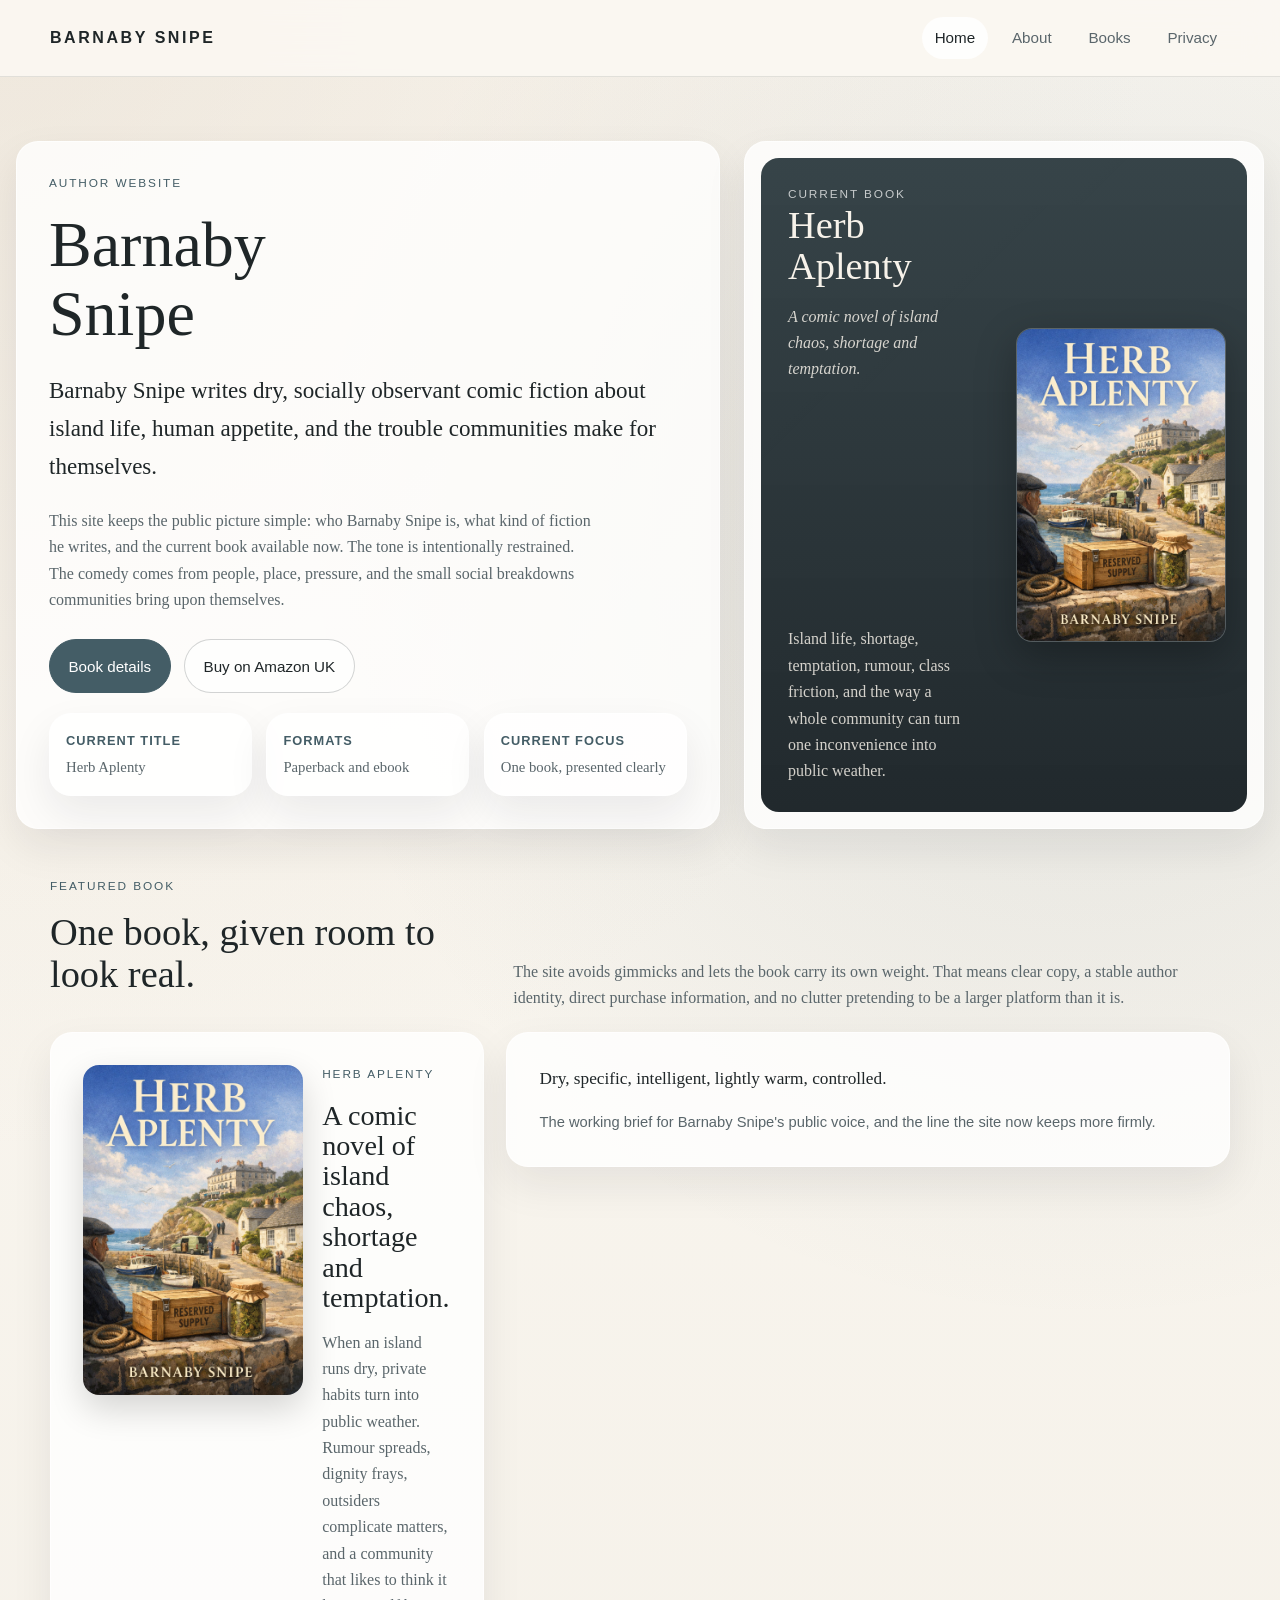
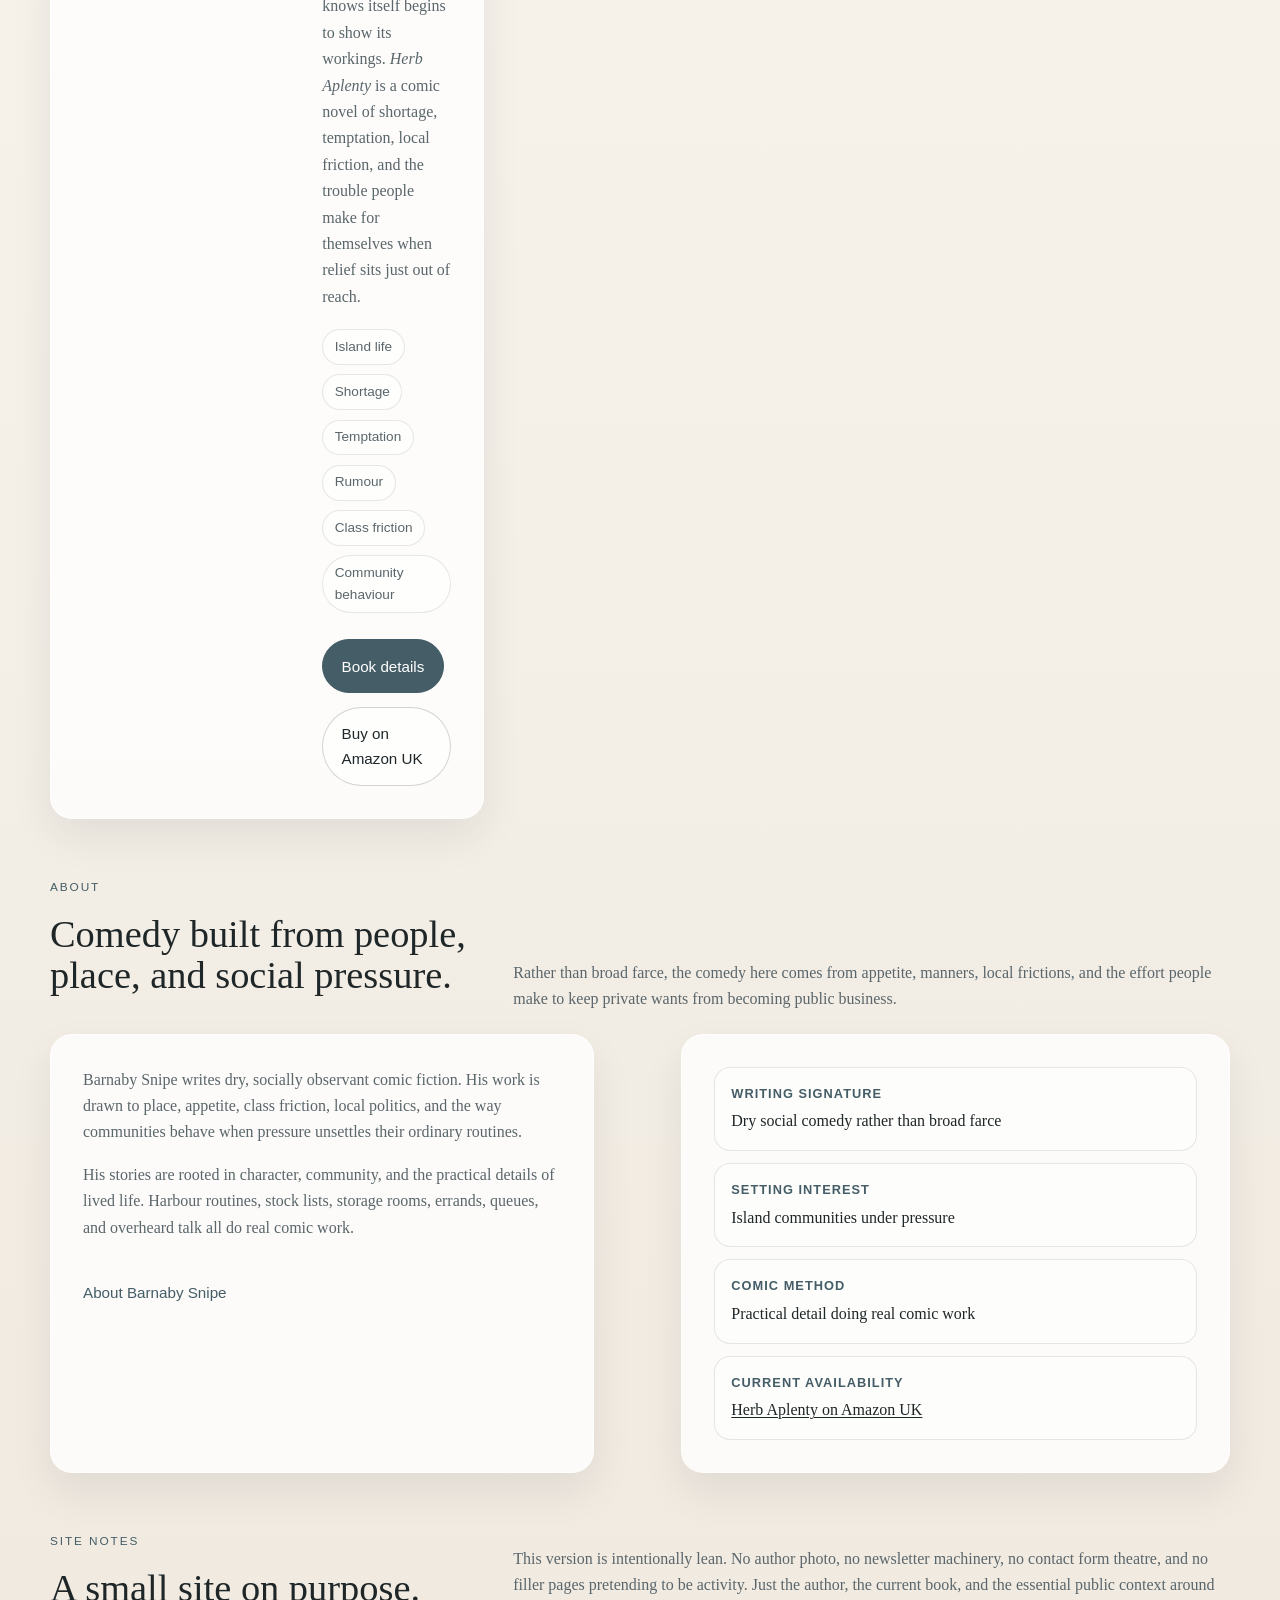
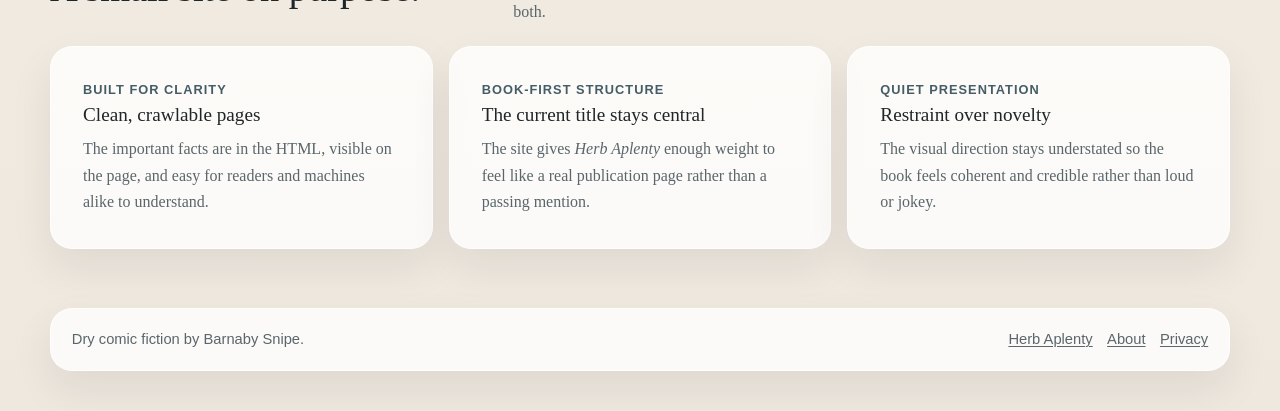
<file: index.html>
<!DOCTYPE html>
<html lang="en-GB">
<head>
  <meta charset="utf-8">
  <meta name="viewport" content="width=device-width, initial-scale=1">
  <title>Barnaby Snipe | Dry, socially observant comic fiction</title>
  <meta name="description" content="Barnaby Snipe writes dry, socially observant comic fiction about island life, human appetite, and the trouble communities make for themselves.">
  <meta name="theme-color" content="#445d66">
  <meta name="color-scheme" content="light only">
  <link rel="canonical" href="https://uthrofazeroth.github.io/barnaby-snipe/">
  <meta property="og:site_name" content="Barnaby Snipe">
  <meta property="og:title" content="Barnaby Snipe">
  <meta property="og:description" content="Barnaby Snipe writes dry, socially observant comic fiction about island life, human appetite, and the trouble communities make for themselves.">
  <meta property="og:type" content="website">
  <meta property="og:url" content="https://uthrofazeroth.github.io/barnaby-snipe/">
  <meta property="og:image" content="https://uthrofazeroth.github.io/barnaby-snipe/Herb%20Aplenty%20ebook%20cover.jpg">
  <meta name="twitter:card" content="summary_large_image">
  <meta name="twitter:title" content="Barnaby Snipe">
  <meta name="twitter:description" content="Barnaby Snipe writes dry, socially observant comic fiction about island life, human appetite, and the trouble communities make for themselves.">

  <link rel="stylesheet" href="./style.css">
  <link rel="icon" href="./favicon.svg" type="image/svg+xml">
  <link rel="manifest" href="./site.webmanifest">
  <script type="application/ld+json">
  {
    "@context": "https://schema.org",
    "@type": "WebSite",
    "name": "Barnaby Snipe",
    "url": "https://uthrofazeroth.github.io/barnaby-snipe/",
    "description": "Official public website for the pen name Barnaby Snipe.",
    "publisher": {
      "@type": "Person",
      "name": "Barnaby Snipe"
    },
    "inLanguage": "en-GB"
  }
  </script>
  <script type="application/ld+json">
  {
    "@context": "https://schema.org",
    "@type": "Person",
    "name": "Barnaby Snipe",
    "url": "https://uthrofazeroth.github.io/barnaby-snipe/about/",
    "description": "Barnaby Snipe writes dry, socially observant comic fiction about island life, human appetite, and the trouble communities make for themselves.",
    "mainEntityOfPage": "https://uthrofazeroth.github.io/barnaby-snipe/about/"
  }
  </script>
  <script type="application/ld+json">
  {
    "@context": "https://schema.org",
    "@type": "Book",
    "name": "Herb Aplenty",
    "url": "https://uthrofazeroth.github.io/barnaby-snipe/books/herb-aplenty/",
    "image": "https://uthrofazeroth.github.io/barnaby-snipe/Herb%20Aplenty%20ebook%20cover.jpg",
    "author": {
      "@type": "Person",
      "name": "Barnaby Snipe"
    },
    "description": "When an island runs dry, private habits turn into public weather. Rumour spreads, dignity frays, outsiders complicate matters, and a community that likes to think it knows itself begins to show its workings. Herb Aplenty is a comic novel of shortage, temptation, local friction, and the trouble people make for themselves when relief sits just out of reach.",
    "bookFormat": [
      "https://schema.org/EBook",
      "https://schema.org/Paperback"
    ],
    "offers": {
      "@type": "Offer",
      "url": "https://www.amazon.co.uk/dp/B0FRZV2W82",
      "availability": "https://schema.org/InStock"
    },
    "inLanguage": "en-GB"
  }
  </script>
</head>
<body class="home">
  <a class="skip-link" href="#main">Skip to content</a>
  <header class="site-header">
    <div class="wrap site-nav">
      <a class="brand" href="./index.html">Barnaby Snipe</a>
      <nav aria-label="Primary">
        <ul class="nav-list">
          <li><a href="./index.html" aria-current="page">Home</a></li> <li><a href="./about/">About</a></li> <li><a href="./books/">Books</a></li> <li><a href="./privacy/">Privacy</a></li>
        </ul>
      </nav>
    </div>
  </header>
  <main id="main">
    <section class="hero">
      <div class="wrap-wide hero-grid">
        <div class="panel hero-copy">
          <p class="kicker">Author website</p>
          <h1>Barnaby Snipe</h1>
          <p class="lead">Barnaby Snipe writes dry, socially observant comic fiction about island life, human appetite, and the trouble communities make for themselves.</p>
          <div class="copy">
            <p>This site keeps the public picture simple: who Barnaby Snipe is, what kind of fiction he writes, and the current book available now. The tone is intentionally restrained. The comedy comes from people, place, pressure, and the small social breakdowns communities bring upon themselves.</p>
          </div>
          <div class="actions">
            <a class="button" href="./books/herb-aplenty/">Book details</a>
            <a class="button-secondary" href="https://www.amazon.co.uk/dp/B0FRZV2W82" target="_blank" rel="noopener noreferrer">Buy on Amazon UK</a>
          </div>
          <div class="hero-subgrid" aria-label="Site summary">
            <div class="info-card">
              <strong>Current title</strong>
              <p>Herb Aplenty</p>
            </div>
            <div class="info-card">
              <strong>Formats</strong>
              <p>Paperback and ebook</p>
            </div>
            <div class="info-card">
              <strong>Current focus</strong>
              <p>One book, presented clearly</p>
            </div>
          </div>
        </div>

        <aside class="panel hero-visual" aria-label="Featured book">
          <div class="book-visual">
            <div class="book-visual-copy">
              <div>
                <p class="kicker">Current book</p>
                <h2>Herb Aplenty</h2>
                <p><em>A comic novel of island chaos, shortage and temptation.</em></p>
              </div>
              <p>Island life, shortage, temptation, rumour, class friction, and the way a whole community can turn one inconvenience into public weather.</p>
            </div>
            <div class="book-cover-frame">
              <img class="book-cover" src="./Herb Aplenty ebook cover.jpg" alt="Cover of Herb Aplenty by Barnaby Snipe">
            </div>
          </div>
        </aside>
      </div>
    </section>

    <section class="section">
      <div class="wrap">
        <div class="section-head">
          <div>
            <p class="kicker">Featured book</p>
            <h2>One book, given room to look real.</h2>
          </div>
          <div class="section-intro">
            <p>The site avoids gimmicks and lets the book carry its own weight. That means clear copy, a stable author identity, direct purchase information, and no clutter pretending to be a larger platform than it is.</p>
          </div>
        </div>

        <div class="grid-book">
          <article class="book-card">
            <img class="book-thumb" src="./Herb Aplenty ebook cover.jpg" alt="Cover of Herb Aplenty">
            <div>
              <p class="kicker">Herb Aplenty</p>
              <h3>A comic novel of island chaos, shortage and temptation.</h3>
              <div class="copy">
                <p>When an island runs dry, private habits turn into public weather. Rumour spreads, dignity frays, outsiders complicate matters, and a community that likes to think it knows itself begins to show its workings. <em>Herb Aplenty</em> is a comic novel of shortage, temptation, local friction, and the trouble people make for themselves when relief sits just out of reach.</p>
              </div>
              <div class="label-row" aria-label="Book themes">
                <span class="pill">Island life</span>
                <span class="pill">Shortage</span>
                <span class="pill">Temptation</span>
                <span class="pill">Rumour</span>
                <span class="pill">Class friction</span>
                <span class="pill">Community behaviour</span>
              </div>
              <div class="actions">
                <a class="button" href="./books/herb-aplenty/">Book details</a>
                <a class="button-secondary" href="https://www.amazon.co.uk/dp/B0FRZV2W82" target="_blank" rel="noopener noreferrer">Buy on Amazon UK</a>
              </div>
            </div>
          </article>

          <aside class="quote-card">
            <blockquote>Dry, specific, intelligent, lightly warm, controlled.</blockquote>
            <p>The working brief for Barnaby Snipe's public voice, and the line the site now keeps more firmly.</p>
          </aside>
        </div>
      </div>
    </section>

    <section class="section">
      <div class="wrap">
        <div class="section-head">
          <div>
            <p class="kicker">About</p>
            <h2>Comedy built from people, place, and social pressure.</h2>
          </div>
          <div class="section-intro">
            <p>Rather than broad farce, the comedy here comes from appetite, manners, local frictions, and the effort people make to keep private wants from becoming public business.</p>
          </div>
        </div>

        <div class="grid-2">
          <article class="info-card panel-pad copy">
            <p>Barnaby Snipe writes dry, socially observant comic fiction. His work is drawn to place, appetite, class friction, local politics, and the way communities behave when pressure unsettles their ordinary routines.</p>
            <p>His stories are rooted in character, community, and the practical details of lived life. Harbour routines, stock lists, storage rooms, errands, queues, and overheard talk all do real comic work.</p>
            <div class="actions">
              <a class="button-linkish" href="./about/">About Barnaby Snipe</a>
            </div>
          </article>

          <aside class="info-card panel-pad">
            <ul class="stat-list">
              <li>
                <strong>Writing signature</strong>
                Dry social comedy rather than broad farce
              </li>
              <li>
                <strong>Setting interest</strong>
                Island communities under pressure
              </li>
              <li>
                <strong>Comic method</strong>
                Practical detail doing real comic work
              </li>
              <li>
                <strong>Current availability</strong>
                <a href="https://www.amazon.co.uk/dp/B0FRZV2W82" target="_blank" rel="noopener noreferrer">Herb Aplenty on Amazon UK</a>
              </li>
            </ul>
          </aside>
        </div>
      </div>
    </section>

    <section class="section">
      <div class="wrap">
        <div class="section-head">
          <div>
            <p class="kicker">Site notes</p>
            <h2>A small site on purpose.</h2>
          </div>
          <div class="section-intro">
            <p>This version is intentionally lean. No author photo, no newsletter machinery, no contact form theatre, and no filler pages pretending to be activity. Just the author, the current book, and the essential public context around both.</p>
          </div>
        </div>
        <div class="card-grid">
          <article>
            <strong>Built for clarity</strong>
            <h3>Clean, crawlable pages</h3>
            <p>The important facts are in the HTML, visible on the page, and easy for readers and machines alike to understand.</p>
          </article>
          <article>
            <strong>Book-first structure</strong>
            <h3>The current title stays central</h3>
            <p>The site gives <em>Herb Aplenty</em> enough weight to feel like a real publication page rather than a passing mention.</p>
          </article>
          <article>
            <strong>Quiet presentation</strong>
            <h3>Restraint over novelty</h3>
            <p>The visual direction stays understated so the book feels coherent and credible rather than loud or jokey.</p>
          </article>
        </div>
      </div>
    </section>
  </main>
  <footer class="footer">
    <div class="wrap footer-panel">
      <div>Dry comic fiction by Barnaby Snipe.</div>
      <div class="footer-links">
        <a href="./books/herb-aplenty/">Herb Aplenty</a>
        <a href="./about/">About</a>
        <a href="./privacy/">Privacy</a>
      </div>
    </div>
  </footer>
</body>
</html>
</file>
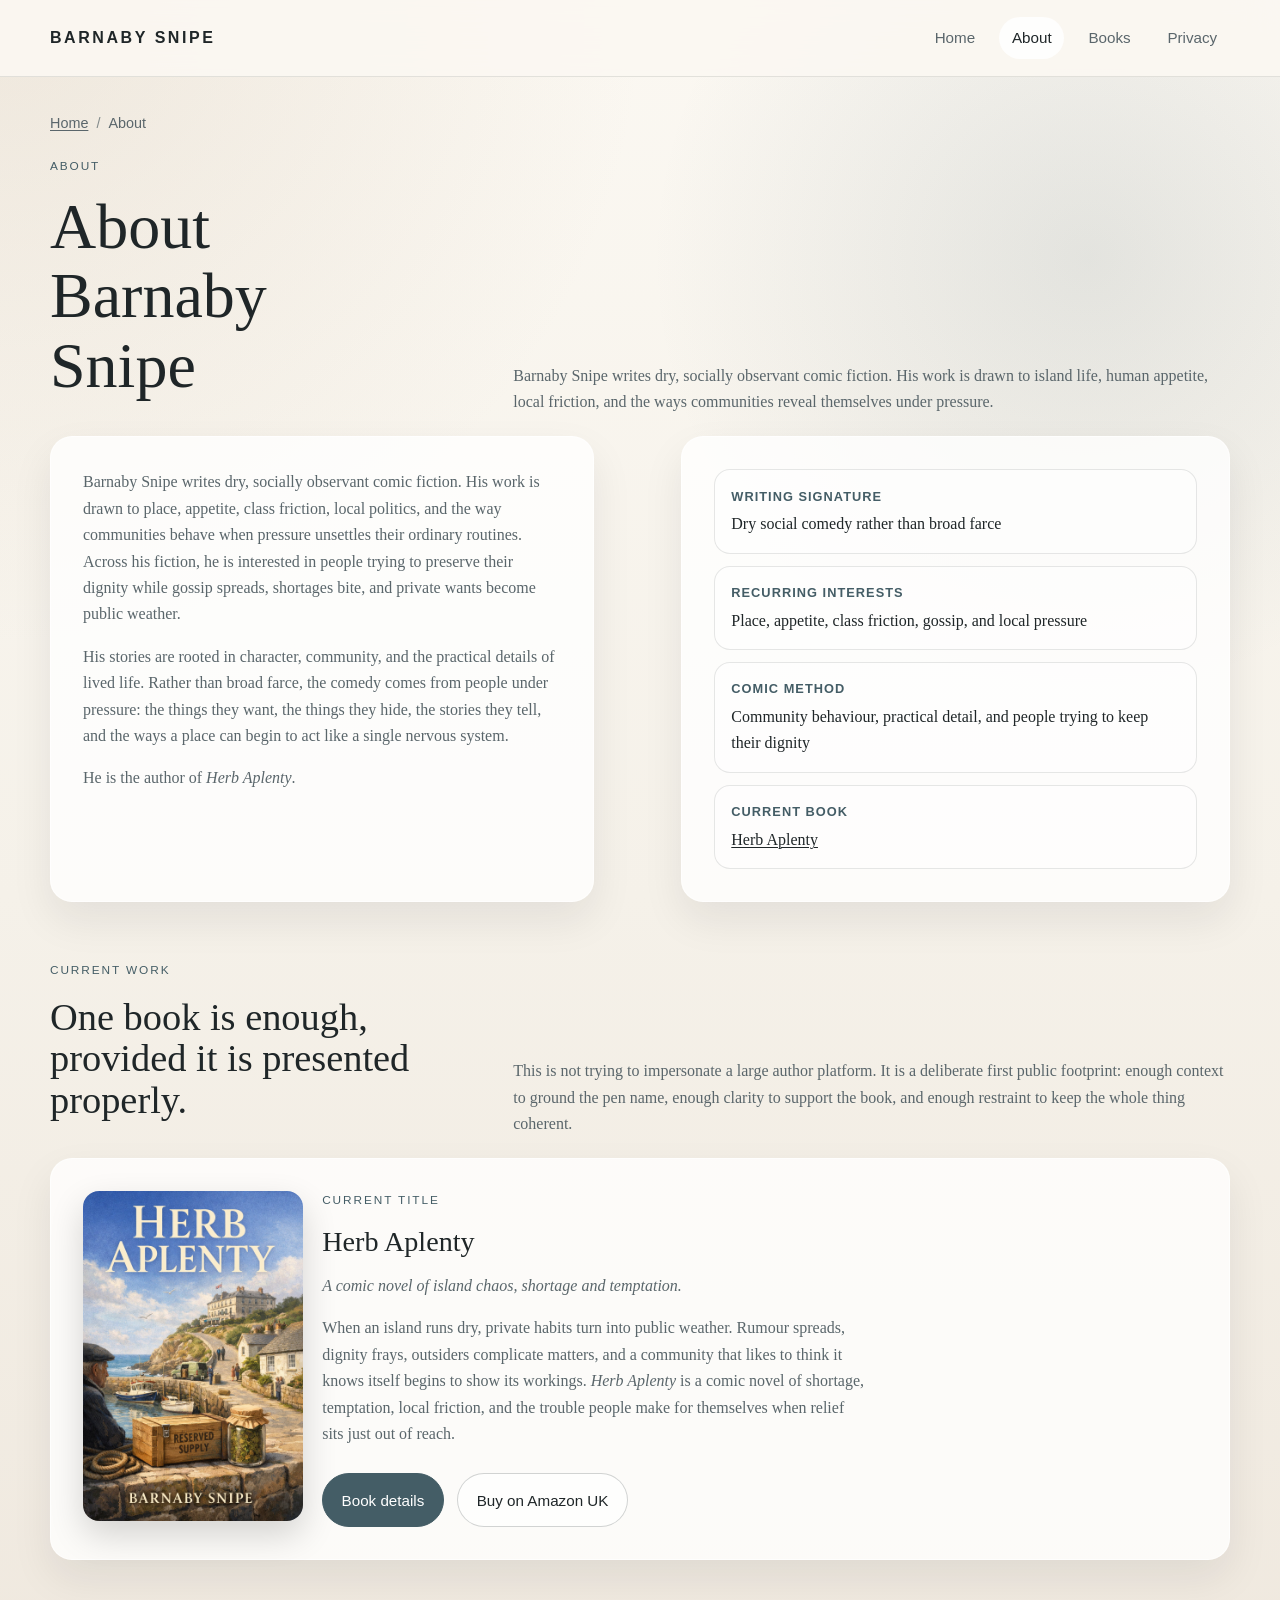
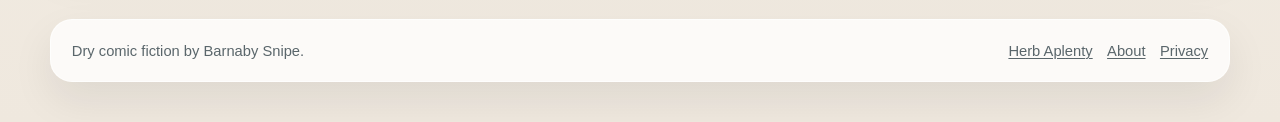
<file: about/index.html>
<!DOCTYPE html>
<html lang="en-GB">
<head>
  <meta charset="utf-8">
  <meta name="viewport" content="width=device-width, initial-scale=1">
  <title>About Barnaby Snipe | Author</title>
  <meta name="description" content="Barnaby Snipe writes dry, socially observant comic fiction about island life, human appetite, local friction, and the ways communities reveal themselves under pressure.">
  <meta name="theme-color" content="#445d66">
  <meta name="color-scheme" content="light only">
  <link rel="canonical" href="https://uthrofazeroth.github.io/barnaby-snipe/about/">
  <meta property="og:site_name" content="Barnaby Snipe">
  <meta property="og:title" content="About Barnaby Snipe">
  <meta property="og:description" content="Barnaby Snipe writes dry, socially observant comic fiction about island life, human appetite, local friction, and the ways communities reveal themselves under pressure.">
  <meta property="og:type" content="website">
  <meta property="og:url" content="https://uthrofazeroth.github.io/barnaby-snipe/about/">
  <meta property="og:image" content="https://uthrofazeroth.github.io/barnaby-snipe/Herb%20Aplenty%20ebook%20cover.jpg">
  <meta name="twitter:card" content="summary_large_image">
  <meta name="twitter:title" content="About Barnaby Snipe">
  <meta name="twitter:description" content="Barnaby Snipe writes dry, socially observant comic fiction about island life, human appetite, local friction, and the ways communities reveal themselves under pressure.">

  <link rel="stylesheet" href="../style.css">
  <link rel="icon" href="../favicon.svg" type="image/svg+xml">
  <link rel="manifest" href="../site.webmanifest">
  <script type="application/ld+json">
  {
    "@context": "https://schema.org",
    "@type": "BreadcrumbList",
    "itemListElement": [
      {
        "@type": "ListItem",
        "position": 1,
        "name": "Home",
        "item": "https://uthrofazeroth.github.io/barnaby-snipe/"
      },
      {
        "@type": "ListItem",
        "position": 2,
        "name": "About",
        "item": "https://uthrofazeroth.github.io/barnaby-snipe/about/"
      }
    ]
  }
  </script>
  <script type="application/ld+json">
  {
    "@context": "https://schema.org",
    "@type": "AboutPage",
    "name": "About Barnaby Snipe",
    "url": "https://uthrofazeroth.github.io/barnaby-snipe/about/",
    "description": "Barnaby Snipe writes dry, socially observant comic fiction about island life, human appetite, local friction, and the ways communities reveal themselves under pressure.",
    "mainEntity": {
      "@type": "Person",
      "name": "Barnaby Snipe",
      "description": "Barnaby Snipe writes dry, socially observant comic fiction about island life, human appetite, local friction, and the ways communities reveal themselves under pressure."
    },
    "inLanguage": "en-GB"
  }
  </script>
</head>
<body class="about-page">
  <a class="skip-link" href="#main">Skip to content</a>
  <header class="site-header">
    <div class="wrap site-nav">
      <a class="brand" href="../index.html">Barnaby Snipe</a>
      <nav aria-label="Primary">
        <ul class="nav-list">
          <li><a href="../index.html">Home</a></li> <li><a href="../about/" aria-current="page">About</a></li> <li><a href="../books/">Books</a></li> <li><a href="../privacy/">Privacy</a></li>
        </ul>
      </nav>
    </div>
  </header>
  <main id="main">
    <section class="section">
      <div class="wrap">
        <nav class="breadcrumbs" aria-label="Breadcrumb">
          <ol>
            <li><a href="../index.html">Home</a></li>
            <li aria-current="page">About</li>
          </ol>
        </nav>

        <div class="section-head">
          <div>
            <p class="kicker">About</p>
            <h1>About Barnaby Snipe</h1>
          </div>
          <div class="section-intro">
            <p>Barnaby Snipe writes dry, socially observant comic fiction. His work is drawn to island life, human appetite, local friction, and the ways communities reveal themselves under pressure.</p>
          </div>
        </div>

        <div class="grid-2">
          <article class="info-card panel-pad copy">
            <p>Barnaby Snipe writes dry, socially observant comic fiction. His work is drawn to place, appetite, class friction, local politics, and the way communities behave when pressure unsettles their ordinary routines. Across his fiction, he is interested in people trying to preserve their dignity while gossip spreads, shortages bite, and private wants become public weather.</p>
            <p>His stories are rooted in character, community, and the practical details of lived life. Rather than broad farce, the comedy comes from people under pressure: the things they want, the things they hide, the stories they tell, and the ways a place can begin to act like a single nervous system.</p>
            <p>He is the author of <em>Herb Aplenty</em>.</p>
          </article>

          <aside class="info-card panel-pad">
            <ul class="detail-list">
              <li>
                <strong>Writing signature</strong>
                Dry social comedy rather than broad farce
              </li>
              <li>
                <strong>Recurring interests</strong>
                Place, appetite, class friction, gossip, and local pressure
              </li>
              <li>
                <strong>Comic method</strong>
                Community behaviour, practical detail, and people trying to keep their dignity
              </li>
              <li>
                <strong>Current book</strong>
                <a href="../books/herb-aplenty/">Herb Aplenty</a>
              </li>
            </ul>
          </aside>
        </div>
      </div>
    </section>

    <section class="section">
      <div class="wrap">
        <div class="section-head">
          <div>
            <p class="kicker">Current work</p>
            <h2>One book is enough, provided it is presented properly.</h2>
          </div>
          <div class="section-intro">
            <p>This is not trying to impersonate a large author platform. It is a deliberate first public footprint: enough context to ground the pen name, enough clarity to support the book, and enough restraint to keep the whole thing coherent.</p>
          </div>
        </div>
        <div class="book-card">
          <img class="book-thumb" src="../Herb Aplenty ebook cover.jpg" alt="Cover of Herb Aplenty">
          <div>
            <p class="kicker">Current title</p>
            <h3>Herb Aplenty</h3>
            <div class="copy">
              <p><em>A comic novel of island chaos, shortage and temptation.</em></p>
              <p>When an island runs dry, private habits turn into public weather. Rumour spreads, dignity frays, outsiders complicate matters, and a community that likes to think it knows itself begins to show its workings. <em>Herb Aplenty</em> is a comic novel of shortage, temptation, local friction, and the trouble people make for themselves when relief sits just out of reach.</p>
            </div>
            <div class="actions">
              <a class="button" href="../books/herb-aplenty/">Book details</a>
              <a class="button-secondary" href="https://www.amazon.co.uk/dp/B0FRZV2W82" target="_blank" rel="noopener noreferrer">Buy on Amazon UK</a>
            </div>
          </div>
        </div>
      </div>
    </section>
  </main>
  <footer class="footer">
    <div class="wrap footer-panel">
      <div>Dry comic fiction by Barnaby Snipe.</div>
      <div class="footer-links">
        <a href="../books/herb-aplenty/">Herb Aplenty</a>
        <a href="../about/">About</a>
        <a href="../privacy/">Privacy</a>
      </div>
    </div>
  </footer>
</body>
</html>
</file>
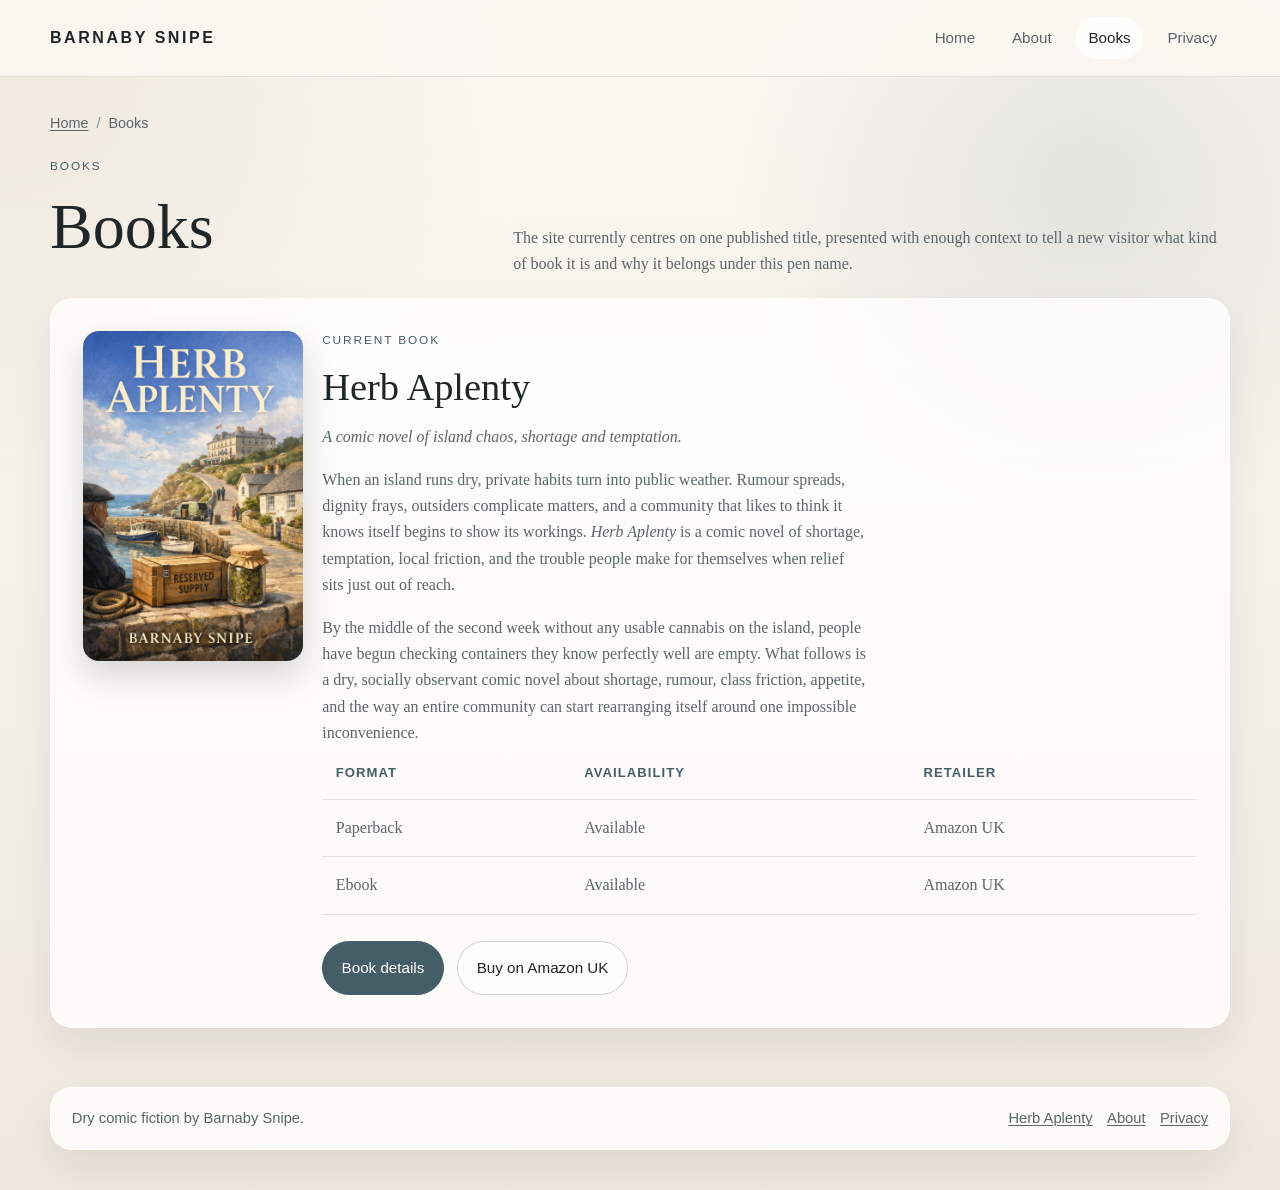
<file: books/index.html>
<!DOCTYPE html>
<html lang="en-GB">
<head>
  <meta charset="utf-8">
  <meta name="viewport" content="width=device-width, initial-scale=1">
  <title>Books by Barnaby Snipe | Herb Aplenty</title>
  <meta name="description" content="Books by Barnaby Snipe, including Herb Aplenty.">
  <meta name="theme-color" content="#445d66">
  <meta name="color-scheme" content="light only">
  <link rel="canonical" href="https://uthrofazeroth.github.io/barnaby-snipe/books/">
  <meta property="og:site_name" content="Barnaby Snipe">
  <meta property="og:title" content="Books by Barnaby Snipe">
  <meta property="og:description" content="Books by Barnaby Snipe, including Herb Aplenty.">
  <meta property="og:type" content="website">
  <meta property="og:url" content="https://uthrofazeroth.github.io/barnaby-snipe/books/">
  <meta property="og:image" content="https://uthrofazeroth.github.io/barnaby-snipe/Herb%20Aplenty%20ebook%20cover.jpg">
  <meta name="twitter:card" content="summary_large_image">
  <meta name="twitter:title" content="Books by Barnaby Snipe">
  <meta name="twitter:description" content="Books by Barnaby Snipe, including Herb Aplenty.">

  <link rel="stylesheet" href="../style.css">
  <link rel="icon" href="../favicon.svg" type="image/svg+xml">
  <link rel="manifest" href="../site.webmanifest">
  <script type="application/ld+json">
  {
    "@context": "https://schema.org",
    "@type": "BreadcrumbList",
    "itemListElement": [
      {
        "@type": "ListItem",
        "position": 1,
        "name": "Home",
        "item": "https://uthrofazeroth.github.io/barnaby-snipe/"
      },
      {
        "@type": "ListItem",
        "position": 2,
        "name": "Books",
        "item": "https://uthrofazeroth.github.io/barnaby-snipe/books/"
      }
    ]
  }
  </script>
  <script type="application/ld+json">
  {
    "@context": "https://schema.org",
    "@type": "CollectionPage",
    "name": "Books by Barnaby Snipe",
    "url": "https://uthrofazeroth.github.io/barnaby-snipe/books/",
    "description": "Current books by Barnaby Snipe, including Herb Aplenty.",
    "hasPart": [
      {
        "@type": "Book",
        "name": "Herb Aplenty",
        "url": "https://uthrofazeroth.github.io/barnaby-snipe/books/herb-aplenty/",
        "image": "https://uthrofazeroth.github.io/barnaby-snipe/Herb%20Aplenty%20ebook%20cover.jpg",
        "author": {
          "@type": "Person",
          "name": "Barnaby Snipe"
        },
        "description": "When an island runs dry, private habits turn into public weather. Rumour spreads, dignity frays, outsiders complicate matters, and a community that likes to think it knows itself begins to show its workings. Herb Aplenty is a comic novel of shortage, temptation, local friction, and the trouble people make for themselves when relief sits just out of reach.",
        "inLanguage": "en-GB"
      }
    ],
    "inLanguage": "en-GB"
  }
  </script>
</head>
<body class="books-page">
  <a class="skip-link" href="#main">Skip to content</a>
  <header class="site-header">
    <div class="wrap site-nav">
      <a class="brand" href="../index.html">Barnaby Snipe</a>
      <nav aria-label="Primary">
        <ul class="nav-list">
          <li><a href="../index.html">Home</a></li> <li><a href="../about/">About</a></li> <li><a href="../books/" aria-current="page">Books</a></li> <li><a href="../privacy/">Privacy</a></li>
        </ul>
      </nav>
    </div>
  </header>
  <main id="main">
    <section class="section">
      <div class="wrap">
        <nav class="breadcrumbs" aria-label="Breadcrumb">
          <ol>
            <li><a href="../index.html">Home</a></li>
            <li aria-current="page">Books</li>
          </ol>
        </nav>

        <div class="section-head">
          <div>
            <p class="kicker">Books</p>
            <h1>Books</h1>
          </div>
          <div class="section-intro">
            <p>The site currently centres on one published title, presented with enough context to tell a new visitor what kind of book it is and why it belongs under this pen name.</p>
          </div>
        </div>

        <article class="book-card">
          <img class="book-thumb" src="../Herb Aplenty ebook cover.jpg" alt="Cover of Herb Aplenty by Barnaby Snipe">
          <div>
            <p class="kicker">Current book</p>
            <h2>Herb Aplenty</h2>
            <div class="copy">
              <p><em>A comic novel of island chaos, shortage and temptation.</em></p>
              <p>When an island runs dry, private habits turn into public weather. Rumour spreads, dignity frays, outsiders complicate matters, and a community that likes to think it knows itself begins to show its workings. <em>Herb Aplenty</em> is a comic novel of shortage, temptation, local friction, and the trouble people make for themselves when relief sits just out of reach.</p>
              <p>By the middle of the second week without any usable cannabis on the island, people have begun checking containers they know perfectly well are empty. What follows is a dry, socially observant comic novel about shortage, rumour, class friction, appetite, and the way an entire community can start rearranging itself around one impossible inconvenience.</p>
            </div>
            <div class="table-wrap">
              <table aria-label="Book details">
                <thead>
                  <tr>
                    <th scope="col">Format</th>
                    <th scope="col">Availability</th>
                    <th scope="col">Retailer</th>
                  </tr>
                </thead>
                <tbody>
                  <tr>
                    <td>Paperback</td>
                    <td>Available</td>
                    <td>Amazon UK</td>
                  </tr>
                  <tr>
                    <td>Ebook</td>
                    <td>Available</td>
                    <td>Amazon UK</td>
                  </tr>
                </tbody>
              </table>
            </div>
            <div class="actions">
              <a class="button" href="./herb-aplenty/">Book details</a>
              <a class="button-secondary" href="https://www.amazon.co.uk/dp/B0FRZV2W82" target="_blank" rel="noopener noreferrer">Buy on Amazon UK</a>
            </div>
          </div>
        </article>
      </div>
    </section>
  </main>
  <footer class="footer">
    <div class="wrap footer-panel">
      <div>Dry comic fiction by Barnaby Snipe.</div>
      <div class="footer-links">
        <a href="../books/herb-aplenty/">Herb Aplenty</a>
        <a href="../about/">About</a>
        <a href="../privacy/">Privacy</a>
      </div>
    </div>
  </footer>
</body>
</html>
</file>
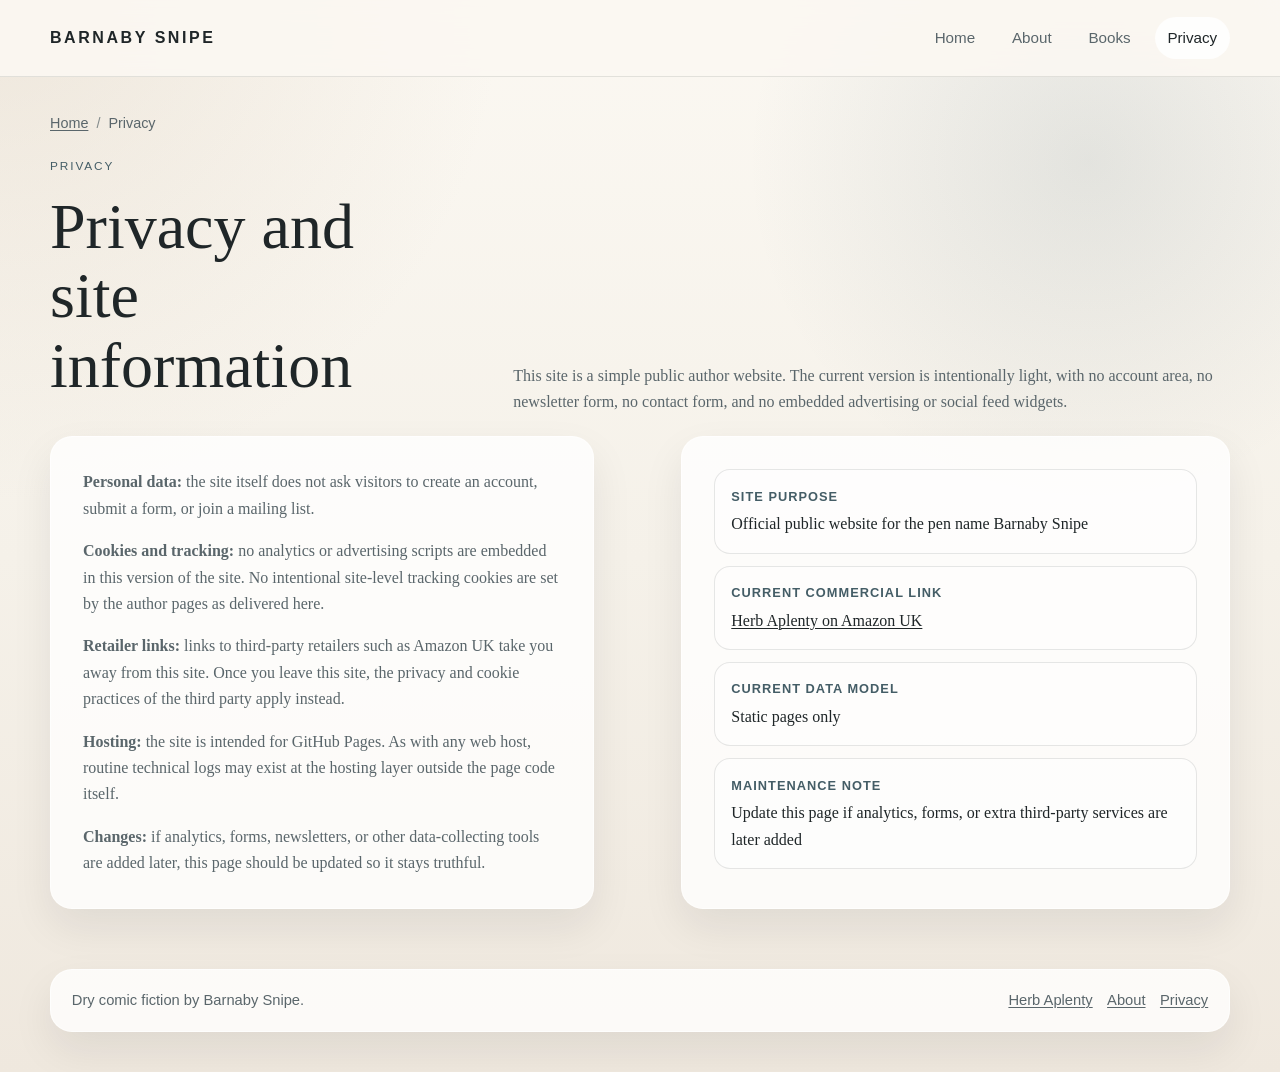
<file: privacy/index.html>
<!DOCTYPE html>
<html lang="en-GB">
<head>
  <meta charset="utf-8">
  <meta name="viewport" content="width=device-width, initial-scale=1">
  <title>Privacy | Barnaby Snipe</title>
  <meta name="description" content="Privacy and site information for the Barnaby Snipe website.">
  <meta name="theme-color" content="#445d66">
  <meta name="color-scheme" content="light only">
  <link rel="canonical" href="https://uthrofazeroth.github.io/barnaby-snipe/privacy/">
  <meta property="og:site_name" content="Barnaby Snipe">
  <meta property="og:title" content="Privacy">
  <meta property="og:description" content="Privacy and site information for the Barnaby Snipe website.">
  <meta property="og:type" content="website">
  <meta property="og:url" content="https://uthrofazeroth.github.io/barnaby-snipe/privacy/">
  <meta property="og:image" content="https://uthrofazeroth.github.io/barnaby-snipe/Herb%20Aplenty%20ebook%20cover.jpg">
  <meta name="twitter:card" content="summary_large_image">
  <meta name="twitter:title" content="Privacy">
  <meta name="twitter:description" content="Privacy and site information for the Barnaby Snipe website.">

  <link rel="stylesheet" href="../style.css">
  <link rel="icon" href="../favicon.svg" type="image/svg+xml">
  <link rel="manifest" href="../site.webmanifest">
  <script type="application/ld+json">
  {
    "@context": "https://schema.org",
    "@type": "BreadcrumbList",
    "itemListElement": [
      {
        "@type": "ListItem",
        "position": 1,
        "name": "Home",
        "item": "https://uthrofazeroth.github.io/barnaby-snipe/"
      },
      {
        "@type": "ListItem",
        "position": 2,
        "name": "Privacy",
        "item": "https://uthrofazeroth.github.io/barnaby-snipe/privacy/"
      }
    ]
  }
  </script>
  <script type="application/ld+json">
  {
    "@context": "https://schema.org",
    "@type": "WebPage",
    "name": "Privacy",
    "url": "https://uthrofazeroth.github.io/barnaby-snipe/privacy/",
    "description": "Privacy and site information for the Barnaby Snipe website.",
    "inLanguage": "en-GB"
  }
  </script>
</head>
<body class="privacy-page">
  <a class="skip-link" href="#main">Skip to content</a>
  <header class="site-header">
    <div class="wrap site-nav">
      <a class="brand" href="../index.html">Barnaby Snipe</a>
      <nav aria-label="Primary">
        <ul class="nav-list">
          <li><a href="../index.html">Home</a></li> <li><a href="../about/">About</a></li> <li><a href="../books/">Books</a></li> <li><a href="../privacy/" aria-current="page">Privacy</a></li>
        </ul>
      </nav>
    </div>
  </header>
  <main id="main">
    <section class="section">
      <div class="wrap">
        <nav class="breadcrumbs" aria-label="Breadcrumb">
          <ol>
            <li><a href="../index.html">Home</a></li>
            <li aria-current="page">Privacy</li>
          </ol>
        </nav>

        <div class="section-head">
          <div>
            <p class="kicker">Privacy</p>
            <h1>Privacy and site information</h1>
          </div>
          <div class="section-intro">
            <p>This site is a simple public author website. The current version is intentionally light, with no account area, no newsletter form, no contact form, and no embedded advertising or social feed widgets.</p>
          </div>
        </div>

        <div class="grid-2">
          <article class="info-card panel-pad copy">
            <p><strong>Personal data:</strong> the site itself does not ask visitors to create an account, submit a form, or join a mailing list.</p>
            <p><strong>Cookies and tracking:</strong> no analytics or advertising scripts are embedded in this version of the site. No intentional site-level tracking cookies are set by the author pages as delivered here.</p>
            <p><strong>Retailer links:</strong> links to third-party retailers such as Amazon UK take you away from this site. Once you leave this site, the privacy and cookie practices of the third party apply instead.</p>
            <p><strong>Hosting:</strong> the site is intended for GitHub Pages. As with any web host, routine technical logs may exist at the hosting layer outside the page code itself.</p>
            <p><strong>Changes:</strong> if analytics, forms, newsletters, or other data-collecting tools are added later, this page should be updated so it stays truthful.</p>
          </article>

          <aside class="info-card panel-pad">
            <ul class="detail-list">
              <li>
                <strong>Site purpose</strong>
                Official public website for the pen name Barnaby Snipe
              </li>
              <li>
                <strong>Current commercial link</strong>
                <a href="https://www.amazon.co.uk/dp/B0FRZV2W82" target="_blank" rel="noopener noreferrer">Herb Aplenty on Amazon UK</a>
              </li>
              <li>
                <strong>Current data model</strong>
                Static pages only
              </li>
              <li>
                <strong>Maintenance note</strong>
                Update this page if analytics, forms, or extra third-party services are later added
              </li>
            </ul>
          </aside>
        </div>
      </div>
    </section>
  </main>
  <footer class="footer">
    <div class="wrap footer-panel">
      <div>Dry comic fiction by Barnaby Snipe.</div>
      <div class="footer-links">
        <a href="../books/herb-aplenty/">Herb Aplenty</a>
        <a href="../about/">About</a>
        <a href="../privacy/">Privacy</a>
      </div>
    </div>
  </footer>
</body>
</html>
</file>
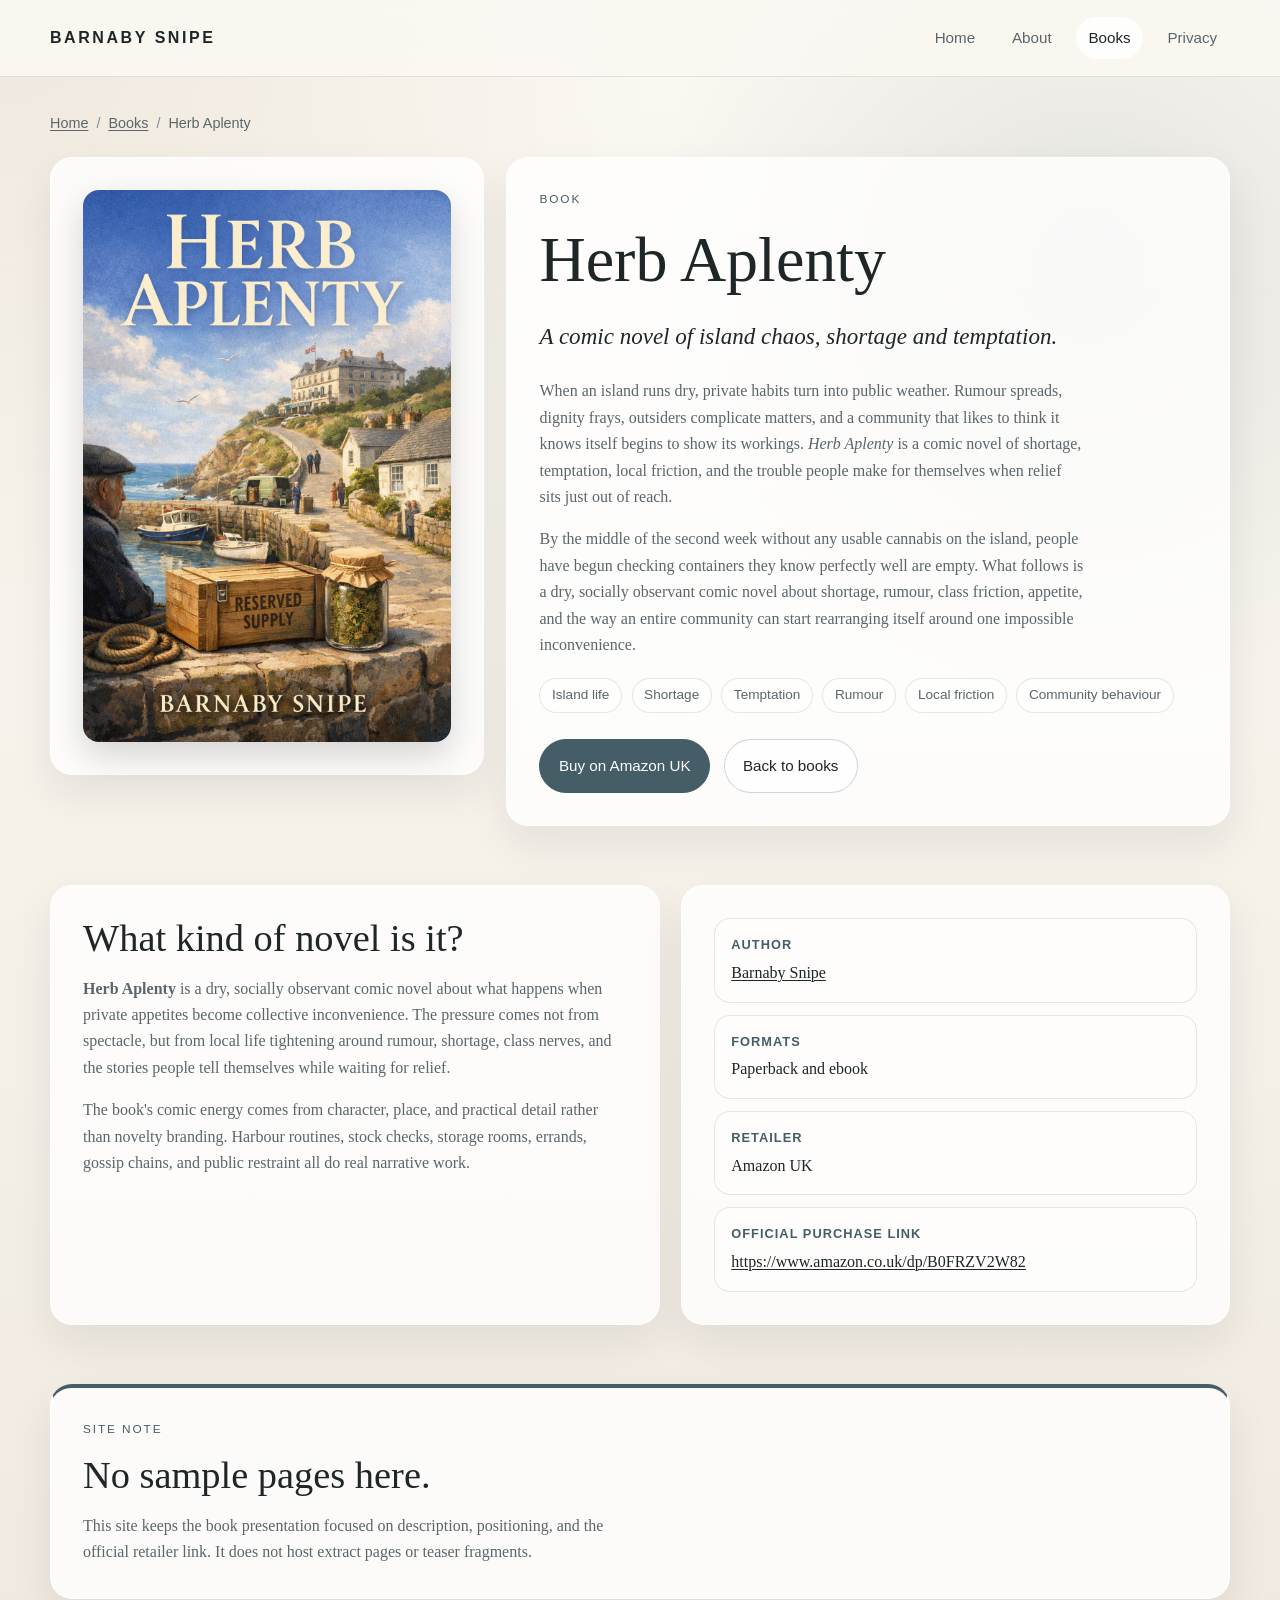
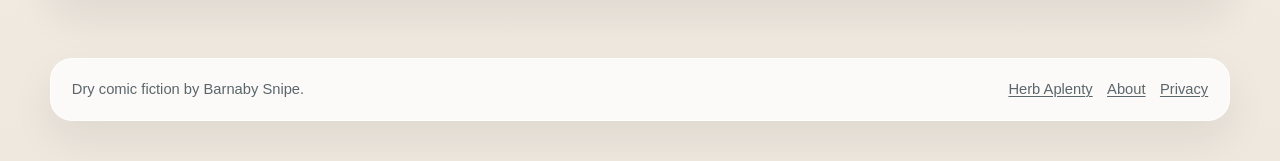
<file: books/herb-aplenty/index.html>
<!DOCTYPE html>
<html lang="en-GB">
<head>
  <meta charset="utf-8">
  <meta name="viewport" content="width=device-width, initial-scale=1">
  <title>Herb Aplenty | Barnaby Snipe</title>
  <meta name="description" content="Herb Aplenty by Barnaby Snipe. A comic novel of island chaos, shortage and temptation.">
  <meta name="theme-color" content="#445d66">
  <meta name="color-scheme" content="light only">
  <link rel="canonical" href="https://uthrofazeroth.github.io/barnaby-snipe/books/herb-aplenty/">
  <meta property="og:site_name" content="Barnaby Snipe">
  <meta property="og:title" content="Herb Aplenty">
  <meta property="og:description" content="Herb Aplenty by Barnaby Snipe. A comic novel of island chaos, shortage and temptation.">
  <meta property="og:type" content="website">
  <meta property="og:url" content="https://uthrofazeroth.github.io/barnaby-snipe/books/herb-aplenty/">
  <meta property="og:image" content="https://uthrofazeroth.github.io/barnaby-snipe/Herb%20Aplenty%20ebook%20cover.jpg">
  <meta name="twitter:card" content="summary_large_image">
  <meta name="twitter:title" content="Herb Aplenty">
  <meta name="twitter:description" content="Herb Aplenty by Barnaby Snipe. A comic novel of island chaos, shortage and temptation.">

  <link rel="stylesheet" href="../../style.css">
  <link rel="icon" href="../../favicon.svg" type="image/svg+xml">
  <link rel="manifest" href="../../site.webmanifest">
  <script type="application/ld+json">
  {
    "@context": "https://schema.org",
    "@type": "BreadcrumbList",
    "itemListElement": [
      {
        "@type": "ListItem",
        "position": 1,
        "name": "Home",
        "item": "https://uthrofazeroth.github.io/barnaby-snipe/"
      },
      {
        "@type": "ListItem",
        "position": 2,
        "name": "Books",
        "item": "https://uthrofazeroth.github.io/barnaby-snipe/books/"
      },
      {
        "@type": "ListItem",
        "position": 3,
        "name": "Herb Aplenty",
        "item": "https://uthrofazeroth.github.io/barnaby-snipe/books/herb-aplenty/"
      }
    ]
  }
  </script>
  <script type="application/ld+json">
  {
    "@context": "https://schema.org",
    "@type": "Book",
    "name": "Herb Aplenty",
    "url": "https://uthrofazeroth.github.io/barnaby-snipe/books/herb-aplenty/",
    "image": "https://uthrofazeroth.github.io/barnaby-snipe/Herb%20Aplenty%20ebook%20cover.jpg",
    "author": {
      "@type": "Person",
      "name": "Barnaby Snipe",
      "url": "https://uthrofazeroth.github.io/barnaby-snipe/about/"
    },
    "description": "When an island runs dry, private habits turn into public weather. Rumour spreads, dignity frays, outsiders complicate matters, and a community that likes to think it knows itself begins to show its workings. Herb Aplenty is a comic novel of shortage, temptation, local friction, and the trouble people make for themselves when relief sits just out of reach.",
    "bookFormat": [
      "https://schema.org/EBook",
      "https://schema.org/Paperback"
    ],
    "offers": {
      "@type": "Offer",
      "url": "https://www.amazon.co.uk/dp/B0FRZV2W82",
      "availability": "https://schema.org/InStock"
    },
    "inLanguage": "en-GB"
  }
  </script>
</head>
<body class="book-page">
  <a class="skip-link" href="#main">Skip to content</a>
  <header class="site-header">
    <div class="wrap site-nav">
      <a class="brand" href="../../index.html">Barnaby Snipe</a>
      <nav aria-label="Primary">
        <ul class="nav-list">
          <li><a href="../../index.html">Home</a></li> <li><a href="../../about/">About</a></li> <li><a href="../../books/" aria-current="page">Books</a></li> <li><a href="../../privacy/">Privacy</a></li>
        </ul>
      </nav>
    </div>
  </header>
  <main id="main">
    <section class="section">
      <div class="wrap">
        <nav class="breadcrumbs" aria-label="Breadcrumb">
          <ol>
            <li><a href="../../index.html">Home</a></li>
            <li><a href="../">Books</a></li>
            <li aria-current="page">Herb Aplenty</li>
          </ol>
        </nav>

        <div class="grid-book">
          <aside class="info-card panel-pad">
            <img class="book-thumb" src="../../Herb Aplenty ebook cover.jpg" alt="Cover of Herb Aplenty by Barnaby Snipe">
          </aside>

          <article class="info-card panel-pad">
            <p class="kicker">Book</p>
            <h1>Herb Aplenty</h1>
            <p class="lead"><em>A comic novel of island chaos, shortage and temptation.</em></p>
            <div class="copy">
              <p>When an island runs dry, private habits turn into public weather. Rumour spreads, dignity frays, outsiders complicate matters, and a community that likes to think it knows itself begins to show its workings. <em>Herb Aplenty</em> is a comic novel of shortage, temptation, local friction, and the trouble people make for themselves when relief sits just out of reach.</p>
              <p>By the middle of the second week without any usable cannabis on the island, people have begun checking containers they know perfectly well are empty. What follows is a dry, socially observant comic novel about shortage, rumour, class friction, appetite, and the way an entire community can start rearranging itself around one impossible inconvenience.</p>
            </div>

            <div class="label-row" aria-label="Themes and focus">
              <span class="pill">Island life</span>
              <span class="pill">Shortage</span>
              <span class="pill">Temptation</span>
              <span class="pill">Rumour</span>
              <span class="pill">Local friction</span>
              <span class="pill">Community behaviour</span>
            </div>

            <div class="actions">
              <a class="button" href="https://www.amazon.co.uk/dp/B0FRZV2W82" target="_blank" rel="noopener noreferrer">Buy on Amazon UK</a>
              <a class="button-secondary" href="../">Back to books</a>
            </div>
          </article>
        </div>
      </div>
    </section>

    <section class="section">
      <div class="wrap">
        <div class="grid-2">
          <article class="info-card panel-pad">
            <h2>What kind of novel is it?</h2>
            <div class="copy">
              <p><strong>Herb Aplenty</strong> is a dry, socially observant comic novel about what happens when private appetites become collective inconvenience. The pressure comes not from spectacle, but from local life tightening around rumour, shortage, class nerves, and the stories people tell themselves while waiting for relief.</p>
              <p>The book's comic energy comes from character, place, and practical detail rather than novelty branding. Harbour routines, stock checks, storage rooms, errands, gossip chains, and public restraint all do real narrative work.</p>
            </div>
          </article>

          <aside class="info-card panel-pad">
            <ul class="detail-list">
              <li>
                <strong>Author</strong>
                <a href="../../about/">Barnaby Snipe</a>
              </li>
              <li>
                <strong>Formats</strong>
                Paperback and ebook
              </li>
              <li>
                <strong>Retailer</strong>
                Amazon UK
              </li>
              <li>
                <strong>Official purchase link</strong>
                <a href="https://www.amazon.co.uk/dp/B0FRZV2W82" target="_blank" rel="noopener noreferrer">https://www.amazon.co.uk/dp/B0FRZV2W82</a>
              </li>
            </ul>
          </aside>
        </div>
      </div>
    </section>

    <section class="section">
      <div class="wrap">
        <div class="note-card panel-pad">
          <p class="kicker">Site note</p>
          <h2>No sample pages here.</h2>
          <div class="copy">
            <p>This site keeps the book presentation focused on description, positioning, and the official retailer link. It does not host extract pages or teaser fragments.</p>
          </div>
        </div>
      </div>
    </section>
  </main>
  <footer class="footer">
    <div class="wrap footer-panel">
      <div>Dry comic fiction by Barnaby Snipe.</div>
      <div class="footer-links">
        <a href="../../books/herb-aplenty/">Herb Aplenty</a>
        <a href="../../about/">About</a>
        <a href="../../privacy/">Privacy</a>
      </div>
    </div>
  </footer>
</body>
</html>
</file>
<file: style.css>
:root {
  --bg: #f7f3ec;
  --bg-strong: #fcfaf6;
  --surface: rgba(255,255,255,0.78);
  --surface-strong: rgba(255,255,255,0.92);
  --line: rgba(33, 40, 43, 0.11);
  --line-strong: rgba(33, 40, 43, 0.2);
  --ink: #1f2628;
  --muted: #5a666b;
  --accent: #445d66;
  --accent-deep: #2f454e;
  --accent-soft: #dbe6e9;
  --sand: #d7c8b4;
  --shadow: 0 18px 42px rgba(25, 31, 34, 0.08);
  --radius: 22px;
  --max: 1180px;
  --hero-max: 1320px;
  --measure: 68ch;
  --focus: #102f39;
}

*,
*::before,
*::after {
  box-sizing: border-box;
}

html {
  scroll-behavior: smooth;
  -webkit-text-size-adjust: 100%;
}

body {
  margin: 0;
  color: var(--ink);
  background:
    radial-gradient(circle at top left, rgba(215, 200, 180, 0.34), transparent 30%),
    radial-gradient(circle at 85% 15%, rgba(68, 93, 102, 0.12), transparent 24%),
    linear-gradient(180deg, #fbf8f2 0%, #f5f1e9 52%, #efe8de 100%);
  font-family: Georgia, "Times New Roman", serif;
  line-height: 1.65;
}

img {
  max-width: 100%;
  display: block;
  height: auto;
}

a {
  color: inherit;
  text-decoration-thickness: 0.08em;
  text-underline-offset: 0.14em;
}

a:hover {
  text-decoration-thickness: 0.12em;
}

a:focus-visible,
button:focus-visible,
summary:focus-visible,
input:focus-visible,
textarea:focus-visible {
  outline: 3px solid var(--focus);
  outline-offset: 3px;
  border-radius: 6px;
}

.skip-link {
  position: absolute;
  left: -9999px;
  top: 0;
  z-index: 999;
  background: #fff;
  color: var(--ink);
  padding: 0.8rem 1rem;
  border: 1px solid var(--line);
  border-radius: 12px;
}

.skip-link:focus {
  left: 1rem;
  top: 1rem;
}

.site-header {
  position: sticky;
  top: 0;
  z-index: 50;
  background: rgba(251, 248, 242, 0.9);
  backdrop-filter: blur(16px);
  border-bottom: 1px solid var(--line);
}

.wrap {
  width: min(calc(100% - 2rem), var(--max));
  margin: 0 auto;
}

.wrap-wide {
  width: min(calc(100% - 2rem), var(--hero-max));
  margin: 0 auto;
}

.site-nav {
  display: flex;
  align-items: center;
  justify-content: space-between;
  gap: 1rem;
  min-height: 76px;
}

.brand {
  font-family: Arial, Helvetica, sans-serif;
  font-size: 1rem;
  font-weight: 700;
  letter-spacing: 0.16em;
  text-transform: uppercase;
  text-decoration: none;
}

.brand:hover {
  text-decoration: none;
}

.nav-list {
  list-style: none;
  display: flex;
  gap: 0.7rem;
  flex-wrap: wrap;
  align-items: center;
  margin: 0;
  padding: 0;
  font-family: Arial, Helvetica, sans-serif;
  font-size: 0.95rem;
}

.nav-list a {
  display: inline-flex;
  align-items: center;
  min-height: 42px;
  padding: 0.55rem 0.8rem;
  border-radius: 999px;
  color: var(--muted);
  text-decoration: none;
}

.nav-list a:hover,
.nav-list a[aria-current="page"] {
  background: rgba(255,255,255,0.78);
  color: var(--ink);
}

main {
  min-height: 70vh;
}

.hero {
  padding: clamp(3rem, 5vw, 5rem) 0 2rem;
}

.hero-grid {
  display: grid;
  grid-template-columns: minmax(0, 1.15fr) minmax(300px, 0.85fr);
  gap: 1.5rem;
  align-items: stretch;
}

.panel {
  background: var(--surface);
  border: 1px solid rgba(255,255,255,0.64);
  border-radius: var(--radius);
  box-shadow: var(--shadow);
}

.hero-copy,
.panel-pad,
.info-card,
.quote-card,
.note-card,
.card-grid article {
  padding: clamp(1.4rem, 2.5vw, 2.4rem);
}

.kicker {
  font-family: Arial, Helvetica, sans-serif;
  font-size: 0.74rem;
  letter-spacing: 0.16em;
  text-transform: uppercase;
  color: var(--accent);
  margin: 0 0 1rem;
}

h1, h2, h3 {
  line-height: 1.08;
  margin: 0 0 1rem;
  font-weight: 500;
}

h1 {
  font-size: clamp(2.6rem, 5vw, 5rem);
  max-width: 11ch;
}

h2 {
  font-size: clamp(2rem, 3vw, 3rem);
}

h3 {
  font-size: clamp(1.4rem, 2.2vw, 2rem);
}

.lead {
  font-size: clamp(1.1rem, 1.8vw, 1.45rem);
  color: var(--ink);
  max-width: 38rem;
}

.copy,
.meta-copy,
.section-intro {
  color: var(--muted);
  font-size: 1rem;
}

.copy {
  max-width: var(--measure);
}

.copy p,
.meta-copy p,
.section-intro p {
  margin: 0 0 1rem;
}

.copy p:last-child,
.meta-copy p:last-child,
.section-intro p:last-child {
  margin-bottom: 0;
}

.actions {
  display: flex;
  gap: 0.85rem;
  flex-wrap: wrap;
  margin-top: 1.6rem;
}

.button,
.button-secondary,
.button-linkish {
  display: inline-flex;
  align-items: center;
  justify-content: center;
  min-height: 50px;
  padding: 0.85rem 1.15rem;
  border-radius: 999px;
  font-family: Arial, Helvetica, sans-serif;
  font-size: 0.95rem;
  text-decoration: none;
  transition: transform 0.18s ease, background-color 0.18s ease, border-color 0.18s ease;
}

.button:hover,
.button-secondary:hover,
.button-linkish:hover {
  transform: translateY(-1px);
  text-decoration: none;
}

.button {
  background: var(--accent);
  color: #fff;
  border: 1px solid var(--accent);
}

.button-secondary {
  background: rgba(255,255,255,0.62);
  color: var(--ink);
  border: 1px solid var(--line-strong);
}

.button-linkish {
  padding-left: 0;
  padding-right: 0;
  min-height: auto;
  color: var(--accent);
  border-radius: 0;
}

.hero-visual {
  padding: 1rem;
}

.book-visual {
  height: 100%;
  background:
    linear-gradient(180deg, rgba(42,56,61,0.94), rgba(26,34,38,0.97)),
    linear-gradient(135deg, rgba(255,255,255,0.08), transparent 56%);
  color: #f7f2ea;
  border-radius: 18px;
  overflow: hidden;
  display: grid;
  grid-template-columns: minmax(0, 0.84fr) minmax(180px, 0.9fr);
  min-height: 420px;
}

.book-visual-copy {
  padding: 1.7rem;
  display: flex;
  flex-direction: column;
  justify-content: space-between;
}

.book-visual-copy .kicker {
  color: rgba(255,255,255,0.72);
}

.book-visual-copy h2 {
  max-width: 8ch;
}

.book-visual-copy p {
  color: rgba(247,242,234,0.84);
  margin: 0;
}

.book-cover-frame {
  align-self: center;
  justify-self: center;
  width: min(86%, 320px);
  padding: 1rem 0.2rem;
}

.book-cover {
  border-radius: 16px;
  box-shadow: 0 14px 40px rgba(0,0,0,0.28);
  border: 1px solid rgba(255,255,255,0.14);
  background: rgba(255,255,255,0.08);
}

.section {
  padding: 1rem 0 2.7rem;
}

.section-head {
  display: grid;
  grid-template-columns: minmax(0, 0.76fr) minmax(0, 1.24fr);
  gap: 1.5rem;
  align-items: end;
  margin-bottom: 1.3rem;
}

.grid-2 {
  display: grid;
  grid-template-columns: minmax(0, 1fr) minmax(260px, 0.9fr);
  gap: 1.35rem;
}

.grid-book {
  display: grid;
  grid-template-columns: minmax(280px, 0.75fr) minmax(0, 1.25fr);
  gap: 1.4rem;
  align-items: start;
}

.card-grid {
  display: grid;
  grid-template-columns: repeat(3, minmax(0, 1fr));
  gap: 1rem;
}

.info-card,
.quote-card,
.note-card,
.card-grid article {
  background: var(--surface);
  border: 1px solid rgba(255,255,255,0.64);
  border-radius: var(--radius);
  box-shadow: var(--shadow);
}

.quote-card blockquote {
  margin: 0;
  font-size: 1.08rem;
}

.quote-card p {
  margin: 1rem 0 0;
  font-family: Arial, Helvetica, sans-serif;
  font-size: 0.92rem;
  color: var(--muted);
}

.stat-list,
.detail-list,
.link-list,
.breadcrumbs ol {
  list-style: none;
  margin: 0;
  padding: 0;
}

.stat-list,
.detail-list {
  display: grid;
  gap: 0.75rem;
}

.stat-list li,
.detail-list li {
  padding: 0.95rem 1rem;
  border: 1px solid var(--line);
  border-radius: 16px;
  background: rgba(255,255,255,0.44);
}

.stat-list strong,
.detail-list strong,
.card-grid strong {
  display: block;
  margin-bottom: 0.28rem;
  font-family: Arial, Helvetica, sans-serif;
  font-size: 0.8rem;
  letter-spacing: 0.08em;
  text-transform: uppercase;
  color: var(--accent);
}

.card-grid h3 {
  font-size: 1.2rem;
  margin-bottom: 0.7rem;
}

.card-grid p {
  margin: 0;
  color: var(--muted);
}

.label-row {
  display: flex;
  flex-wrap: wrap;
  gap: 0.6rem;
  margin-top: 1.2rem;
}

.pill {
  display: inline-flex;
  align-items: center;
  min-height: 34px;
  padding: 0.35rem 0.72rem;
  border-radius: 999px;
  border: 1px solid var(--line);
  background: rgba(255,255,255,0.56);
  font-family: Arial, Helvetica, sans-serif;
  font-size: 0.85rem;
  color: var(--muted);
}

.breadcrumbs {
  margin: 1.2rem 0 1.3rem;
  font-family: Arial, Helvetica, sans-serif;
  font-size: 0.9rem;
  color: var(--muted);
}

.breadcrumbs ol {
  display: flex;
  flex-wrap: wrap;
  gap: 0.5rem;
  align-items: center;
}

.breadcrumbs li + li::before {
  content: "/";
  margin-right: 0.5rem;
  color: rgba(89,102,107,0.72);
}

.book-card {
  display: grid;
  grid-template-columns: minmax(170px, 220px) minmax(0, 1fr);
  gap: 1.2rem;
  align-items: start;
  background: var(--surface);
  border: 1px solid rgba(255,255,255,0.64);
  border-radius: var(--radius);
  box-shadow: var(--shadow);
  padding: clamp(1.3rem, 2.5vw, 2rem);
}

.book-thumb {
  border-radius: 16px;
  box-shadow: 0 14px 34px rgba(0,0,0,0.16);
}

.note-card {
  border-top: 4px solid var(--accent);
}

.footer {
  padding: 1rem 0 2.5rem;
}

.footer-panel {
  background: var(--surface);
  border: 1px solid rgba(255,255,255,0.64);
  border-radius: var(--radius);
  box-shadow: var(--shadow);
  padding: 1.15rem 1.3rem;
  display: flex;
  justify-content: space-between;
  gap: 1rem;
  flex-wrap: wrap;
  align-items: center;
  font-family: Arial, Helvetica, sans-serif;
  color: var(--muted);
  font-size: 0.92rem;
}

.footer-links {
  display: flex;
  gap: 0.9rem;
  flex-wrap: wrap;
}

.notice {
  padding: 1rem 1.1rem;
  border-left: 4px solid var(--accent);
  border-radius: 14px;
  background: rgba(219, 230, 233, 0.46);
  color: var(--ink);
}

.small {
  font-size: 0.92rem;
  color: var(--muted);
}

.table-wrap {
  overflow-x: auto;
}

table {
  width: 100%;
  border-collapse: collapse;
  min-width: 420px;
}

th, td {
  text-align: left;
  padding: 0.95rem 0.85rem;
  border-bottom: 1px solid var(--line);
}

th {
  font-family: Arial, Helvetica, sans-serif;
  font-size: 0.82rem;
  letter-spacing: 0.08em;
  text-transform: uppercase;
  color: var(--accent);
}

td {
  color: var(--muted);
}

.hero-subgrid {
  display: grid;
  grid-template-columns: repeat(3, minmax(0,1fr));
  gap: 0.9rem;
  margin-top: 1.25rem;
}

.hero-subgrid .info-card {
  padding: 1rem 1rem 0.95rem;
}

.hero-subgrid strong {
  display: block;
  font-family: Arial, Helvetica, sans-serif;
  font-size: 0.8rem;
  letter-spacing: 0.08em;
  text-transform: uppercase;
  color: var(--accent);
  margin-bottom: 0.25rem;
}

.hero-subgrid p {
  margin: 0;
  color: var(--muted);
  font-size: 0.92rem;
}

@media (max-width: 980px) {
  .hero-grid,
  .grid-2,
  .grid-book,
  .section-head,
  .book-visual,
  .card-grid {
    grid-template-columns: 1fr;
  }

  .hero-subgrid {
    grid-template-columns: 1fr;
  }

  .book-cover-frame {
    width: min(72%, 300px);
    padding-top: 0;
    margin-bottom: 1.2rem;
  }

  .book-visual-copy {
    padding-bottom: 0;
  }
}

@media (max-width: 720px) {
  .site-header {
    position: static;
  }

  .site-nav {
    min-height: auto;
    padding: 0.9rem 0;
    flex-direction: column;
    align-items: flex-start;
  }

  .book-card {
    grid-template-columns: 1fr;
  }

  .wrap,
  .wrap-wide {
    width: min(calc(100% - 1rem), var(--max));
  }
}

@media (max-width: 560px) {
  .actions {
    flex-direction: column;
  }

  .button,
  .button-secondary {
    width: 100%;
  }

  h1 {
    max-width: 100%;
  }

  table {
    min-width: 340px;
  }
}
</file>
